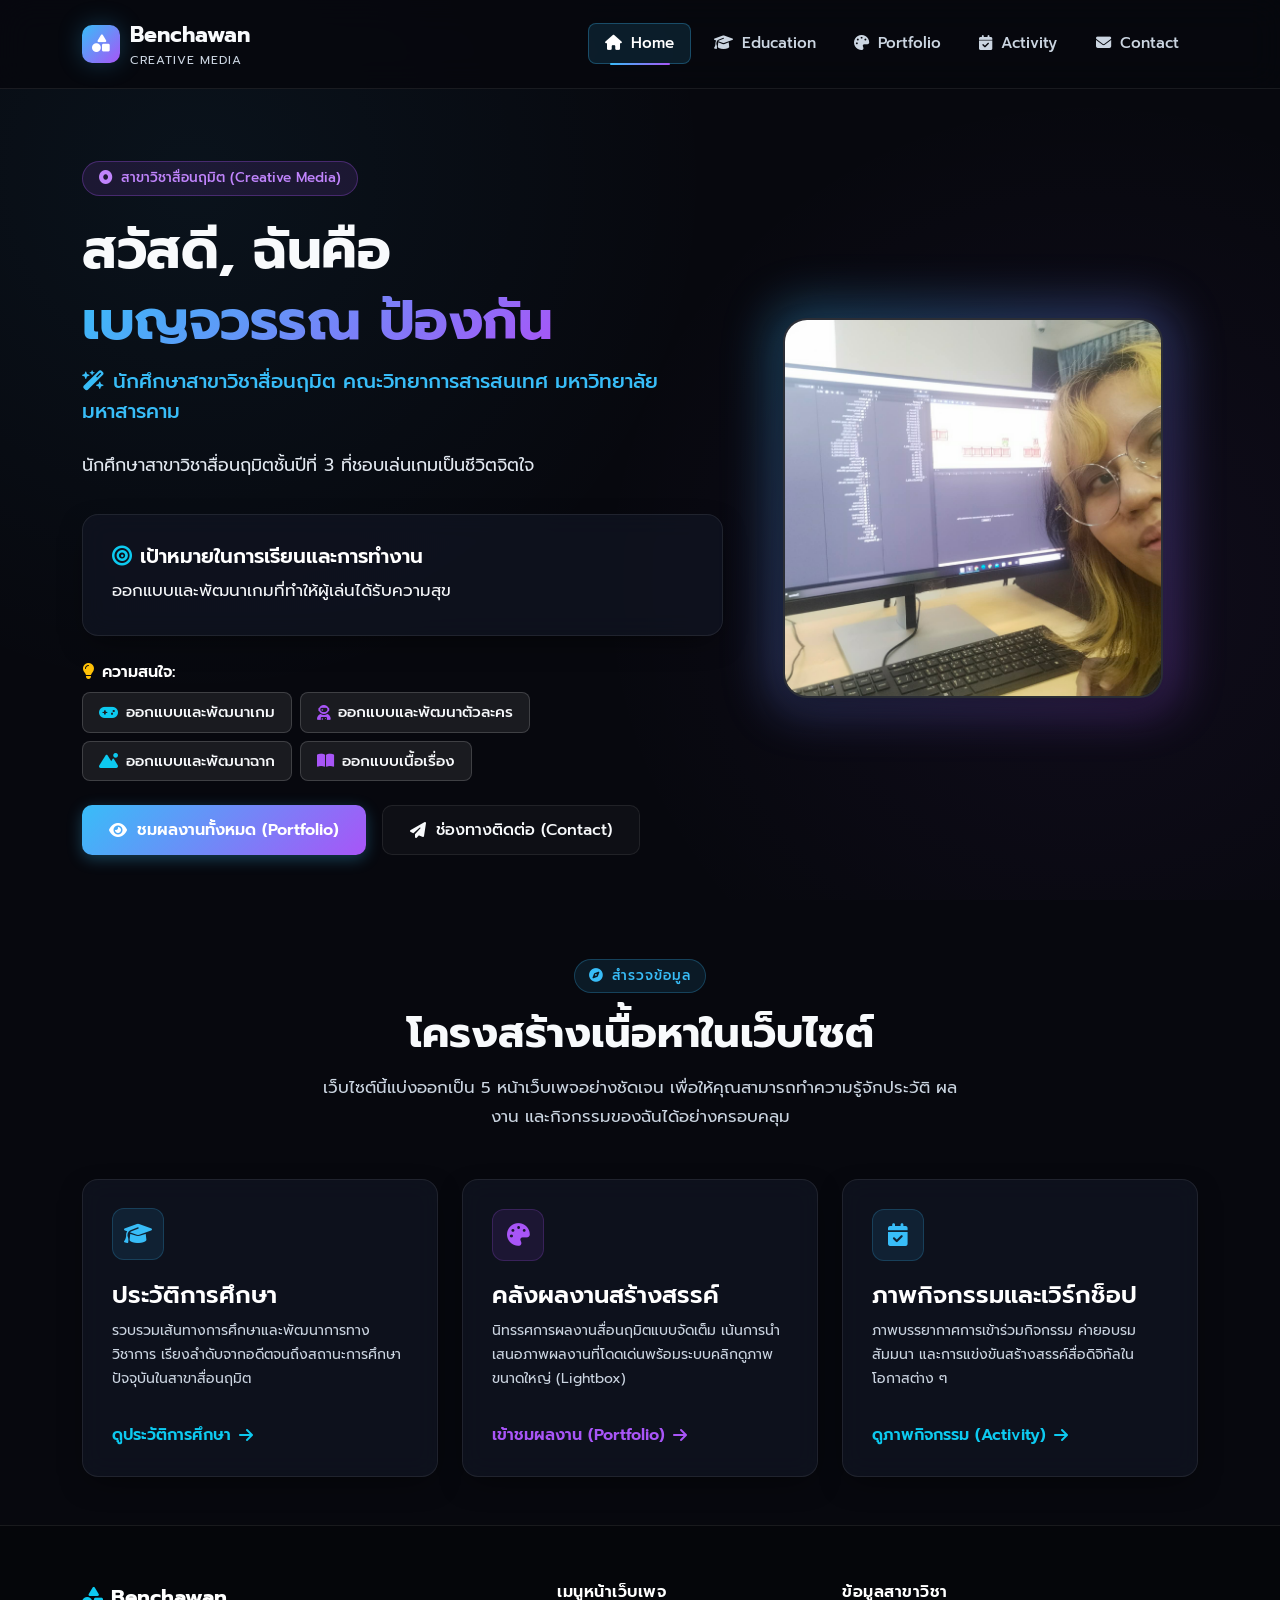
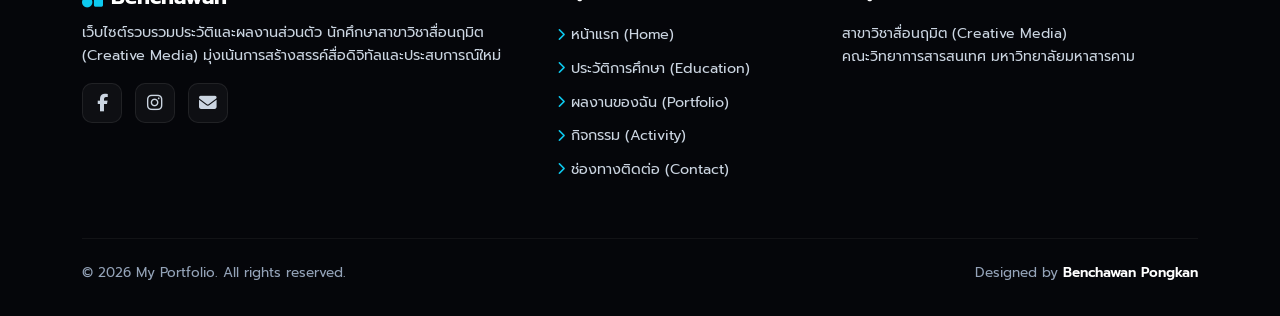
<file: index.html>
<!DOCTYPE html>
<html lang="th" data-bs-theme="dark">
<head>
  <meta charset="UTF-8">
  <meta name="viewport" content="width=device-width, initial-scale=1.0">
  <title>หน้าแรก (Home) | Portfolio นักศึกษาสื่อนฤมิต (Creative Media)</title>
  
  <!-- Google Fonts: Prompt -->
  <link rel="preconnect" href="https://fonts.googleapis.com">
  <link rel="preconnect" href="https://fonts.gstatic.com" crossorigin>
  <link href="https://fonts.googleapis.com/css2?family=Prompt:ital,wght@0,300;0,400;0,500;0,600;0,700;1,400&display=swap" rel="stylesheet">
  
  <!-- Font Awesome Icons -->
  <link rel="stylesheet" href="https://cdnjs.cloudflare.com/ajax/libs/font-awesome/6.5.2/css/all.min.css">
  
  <!-- Bootstrap 5 CSS CDN -->
  <link href="https://cdn.jsdelivr.net/npm/bootstrap@5.3.3/dist/css/bootstrap.min.css" rel="stylesheet">
  
  <!-- Custom CSS -->
  <link rel="stylesheet" href="assets/css/style.css">
</head>
<body>

  <!-- ==================== NAVIGATION BAR ==================== -->
  <nav class="navbar navbar-expand-lg sticky-top custom-navbar">
    <div class="container">
      <a class="navbar-brand" href="index.html">
        <div class="brand-icon">
          <i class="fa-solid fa-shapes"></i>
        </div>
        <div>
          <span>Benchawan</span>
          <span class="brand-sub">CREATIVE MEDIA</span>
        </div>
      </a>

      <button class="navbar-toggler" type="button" data-bs-toggle="collapse" data-bs-target="#portfolioNav" aria-controls="portfolioNav" aria-expanded="false" aria-label="Toggle navigation">
        <i class="fa-solid fa-bars"></i>
      </button>

      <div class="collapse navbar-collapse" id="portfolioNav">
        <ul class="navbar-nav ms-auto mb-2 mb-lg-0 align-items-lg-center">
          <li class="nav-item">
            <a class="nav-link active" aria-current="page" href="index.html">
              <i class="fa-solid fa-house me-1"></i> Home
            </a>
          </li>
          <li class="nav-item">
            <a class="nav-link" href="education.html">
              <i class="fa-solid fa-graduation-cap me-1"></i> Education
            </a>
          </li>
          <li class="nav-item">
            <a class="nav-link" href="portfolio.html">
              <i class="fa-solid fa-palette me-1"></i> Portfolio
            </a>
          </li>
          <li class="nav-item">
            <a class="nav-link" href="activity.html">
              <i class="fa-solid fa-calendar-check me-1"></i> Activity
            </a>
          </li>
          <li class="nav-item">
            <a class="nav-link" href="contact.html">
              <i class="fa-solid fa-envelope me-1"></i> Contact
            </a>
          </li>
        </ul>
      </div>
    </div>
  </nav>

  <!-- ==================== HERO SECTION ==================== -->
  <header class="hero-section">
    <div class="container">
      <div class="row align-items-center gy-5">
        <!-- Left Column: Introduction & Details -->
        <div class="col-lg-7 text-center text-lg-start">
          <div class="hero-info-badge reveal-on-scroll">
            <i class="fa-solid fa-circle-dot"></i>
            สาขาวิชาสื่อนฤมิต (Creative Media)
          </div>

          <h1 class="hero-name reveal-on-scroll">
            สวัสดี, ฉันคือ <span class="gradient-text">เบญจวรรณ ป้องกัน</span>
          </h1>

          <div class="hero-subtitle reveal-on-scroll">
            <i class="fa-solid fa-wand-magic-sparkles me-2"></i>นักศึกษาสาขาวิชาสื่อนฤมิต คณะวิทยาการสารสนเทศ มหาวิทยาลัยมหาสารคาม
          </div>

          <p class="hero-description reveal-on-scroll">
            นักศึกษาสาขาวิชาสื่อนฤมิตชั้นปีที่ 3 ที่ชอบเล่นเกมเป็นชีวิตจิตใจ
          </p>

          <!-- Study / Career Goal -->
          <div class="glass-card mb-4 reveal-on-scroll text-start">
            <h5 class="text-white mb-2 d-flex align-items-center gap-2">
              <i class="fa-solid fa-bullseye text-info"></i>
              เป้าหมายในการเรียนและการทำงาน
            </h5>
            <p class="mb-0 goal-text">
              ออกแบบและพัฒนาเกมที่ทำให้ผู้เล่นได้รับความสุข
            </p>
          </div>

          <!-- Interests & Skills -->
          <div class="mb-4 reveal-on-scroll text-start">
            <div class="text-white fw-semibold mb-2">
              <i class="fa-solid fa-lightbulb text-warning me-2"></i>ความสนใจ:
            </div>
            <div class="d-flex flex-wrap gap-2">
              <span class="skill-tag"><i class="fa-solid fa-gamepad text-info"></i> ออกแบบและพัฒนาเกม</span>
              <span class="skill-tag"><i class="fa-solid fa-user-astronaut text-purple"></i> ออกแบบและพัฒนาตัวละคร</span>
              <span class="skill-tag"><i class="fa-solid fa-mountain-sun text-info"></i> ออกแบบและพัฒนาฉาก</span>
              <span class="skill-tag"><i class="fa-solid fa-book-open text-purple"></i> ออกแบบเนื้อเรื่อง</span>
            </div>
          </div>

          <!-- CTA Buttons -->
          <div class="d-flex flex-wrap gap-3 justify-content-center justify-content-lg-start reveal-on-scroll">
            <a href="portfolio.html" class="btn btn-primary-custom">
              <i class="fa-solid fa-eye"></i> ชมผลงานทั้งหมด (Portfolio)
            </a>
            <a href="contact.html" class="btn btn-outline-custom">
              <i class="fa-solid fa-paper-plane"></i> ช่องทางติดต่อ (Contact)
            </a>
          </div>
        </div>

        <!-- Right Column: Profile Picture Placeholder -->
        <div class="col-lg-5 text-center reveal-on-scroll">
          <div class="profile-img-wrapper">
            <div class="profile-glow-ring"></div>
            <!-- หมายเหตุ: เปลี่ยน src เป็นรูปถ่ายจริงของท่าน เช่น assets/images/profile/my-photo.jpg -->
            <img src="assets/images/profile/my.jpg" alt="รูปโปรไฟล์ เบญจวรรณ ป้องกัน" class="profile-img">
          </div>
        </div>
      </div>
    </div>
  </header>

  <!-- ==================== HIGHLIGHT OVERVIEW SECTION ==================== -->
  <section class="py-5">
    <div class="container">
      <div class="text-center mb-5">
        <span class="section-badge"><i class="fa-solid fa-compass"></i> สำรวจข้อมูล</span>
        <h2 class="section-title">โครงสร้างเนื้อหาในเว็บไซต์</h2>
        <p class="section-subtitle">เว็บไซต์นี้แบ่งออกเป็น 5 หน้าเว็บเพจอย่างชัดเจน เพื่อให้คุณสามารถทำความรู้จักประวัติ ผลงาน และกิจกรรมของฉันได้อย่างครอบคลุม</p>
      </div>

      <div class="row g-4">
        <!-- Education Link Card -->
        <div class="col-md-4 reveal-on-scroll">
          <div class="glass-card h-100 d-flex flex-column justify-content-between">
            <div>
              <div class="focus-icon">
                <i class="fa-solid fa-graduation-cap"></i>
              </div>
              <h4 class="text-white mb-2">ประวัติการศึกษา</h4>
              <p class="small text-muted">
                รวบรวมเส้นทางการศึกษาและพัฒนาการทางวิชาการ เรียงลำดับจากอดีตจนถึงสถานะการศึกษาปัจจุบันในสาขาสื่อนฤมิต
              </p>
            </div>
            <a href="education.html" class="text-info fw-semibold mt-3 d-inline-flex align-items-center gap-2">
              ดูประวัติการศึกษา <i class="fa-solid fa-arrow-right"></i>
            </a>
          </div>
        </div>

        <!-- Portfolio Link Card -->
        <div class="col-md-4 reveal-on-scroll">
          <div class="glass-card purple-glow h-100 d-flex flex-column justify-content-between">
            <div>
              <div class="focus-icon purple">
                <i class="fa-solid fa-palette"></i>
              </div>
              <h4 class="text-white mb-2">คลังผลงานสร้างสรรค์</h4>
              <p class="small text-muted">
                นิทรรศการผลงานสื่อนฤมิตแบบจัดเต็ม เน้นการนำเสนอภาพผลงานที่โดดเด่นพร้อมระบบคลิกดูภาพขนาดใหญ่ (Lightbox)
              </p>
            </div>
            <a href="portfolio.html" class="text-purple fw-semibold mt-3 d-inline-flex align-items-center gap-2">
              เข้าชมผลงาน (Portfolio) <i class="fa-solid fa-arrow-right"></i>
            </a>
          </div>
        </div>

        <!-- Activity Link Card -->
        <div class="col-md-4 reveal-on-scroll">
          <div class="glass-card h-100 d-flex flex-column justify-content-between">
            <div>
              <div class="focus-icon">
                <i class="fa-solid fa-calendar-check"></i>
              </div>
              <h4 class="text-white mb-2">ภาพกิจกรรมและเวิร์กช็อป</h4>
              <p class="small text-muted">
                ภาพบรรยากาศการเข้าร่วมกิจกรรม ค่ายอบรม สัมมนา และการแข่งขันสร้างสรรค์สื่อดิจิทัลในโอกาสต่าง ๆ
              </p>
            </div>
            <a href="activity.html" class="text-info fw-semibold mt-3 d-inline-flex align-items-center gap-2">
              ดูภาพกิจกรรม (Activity) <i class="fa-solid fa-arrow-right"></i>
            </a>
          </div>
        </div>
      </div>
    </div>
  </section>

  <!-- ==================== FOOTER ==================== -->
  <footer class="main-footer">
    <div class="container">
      <div class="row gy-4">
        <!-- Col 1: Bio / Brand -->
        <div class="col-lg-5 col-md-6">
          <div class="footer-brand">
            <i class="fa-solid fa-shapes text-info"></i>
            <span>Benchawan</span>
          </div>
          <p class="footer-desc mb-3">
            เว็บไซต์รวบรวมประวัติและผลงานส่วนตัว นักศึกษาสาขาวิชาสื่อนฤมิต (Creative Media) มุ่งเน้นการสร้างสรรค์สื่อดิจิทัลและประสบการณ์ใหม่
          </p>
          <div class="footer-social-links">
            <a href="contact.html" class="footer-social-btn" title="Facebook"><i class="fa-brands fa-facebook-f"></i></a>
            <a href="contact.html" class="footer-social-btn" title="Instagram"><i class="fa-brands fa-instagram"></i></a>
            <a href="contact.html" class="footer-social-btn" title="Email"><i class="fa-solid fa-envelope"></i></a>
          </div>
        </div>

        <!-- Col 2: Navigation Links -->
        <div class="col-lg-3 col-md-6">
          <h5 class="footer-heading">เมนูหน้าเว็บเพจ</h5>
          <ul class="footer-nav-list">
            <li><a href="index.html"><i class="fa-solid fa-chevron-right text-info small"></i> หน้าแรก (Home)</a></li>
            <li><a href="education.html"><i class="fa-solid fa-chevron-right text-info small"></i> ประวัติการศึกษา (Education)</a></li>
            <li><a href="portfolio.html"><i class="fa-solid fa-chevron-right text-info small"></i> ผลงานของฉัน (Portfolio)</a></li>
            <li><a href="activity.html"><i class="fa-solid fa-chevron-right text-info small"></i> กิจกรรม (Activity)</a></li>
            <li><a href="contact.html"><i class="fa-solid fa-chevron-right text-info small"></i> ช่องทางติดต่อ (Contact)</a></li>
          </ul>
        </div>

        <!-- Col 3: Faculty & Major Note -->
        <div class="col-lg-4 col-md-12">
          <h5 class="footer-heading">ข้อมูลสาขาวิชา</h5>
          <p class="small text-muted mb-2">
            สาขาวิชาสื่อนฤมิต (Creative Media)<br>
            คณะวิทยาการสารสนเทศ มหาวิทยาลัยมหาสารคาม
          </p>
        </div>
      </div>

      <!-- Footer Bottom Copyright -->
      <div class="footer-bottom text-center">
        <div class="row align-items-center">
          <div class="col-md-6 text-md-start mb-2 mb-md-0">
            &copy; 2026 My Portfolio. All rights reserved.
          </div>
          <div class="col-md-6 text-md-end">
            Designed by <span class="text-white fw-semibold">Benchawan Pongkan</span>
          </div>
        </div>
      </div>
    </div>
  </footer>

  <!-- Back To Top Button -->
  <button id="backToTopBtn" class="back-to-top" title="กลับขึ้นด้านบน">
    <i class="fa-solid fa-arrow-up"></i>
  </button>

  <!-- Bootstrap 5 Bundle JS CDN -->
  <script src="https://cdn.jsdelivr.net/npm/bootstrap@5.3.3/dist/js/bootstrap.bundle.min.js"></script>
  <!-- Custom JS -->
  <script src="assets/js/script.js"></script>
</body>
</html>
</file>
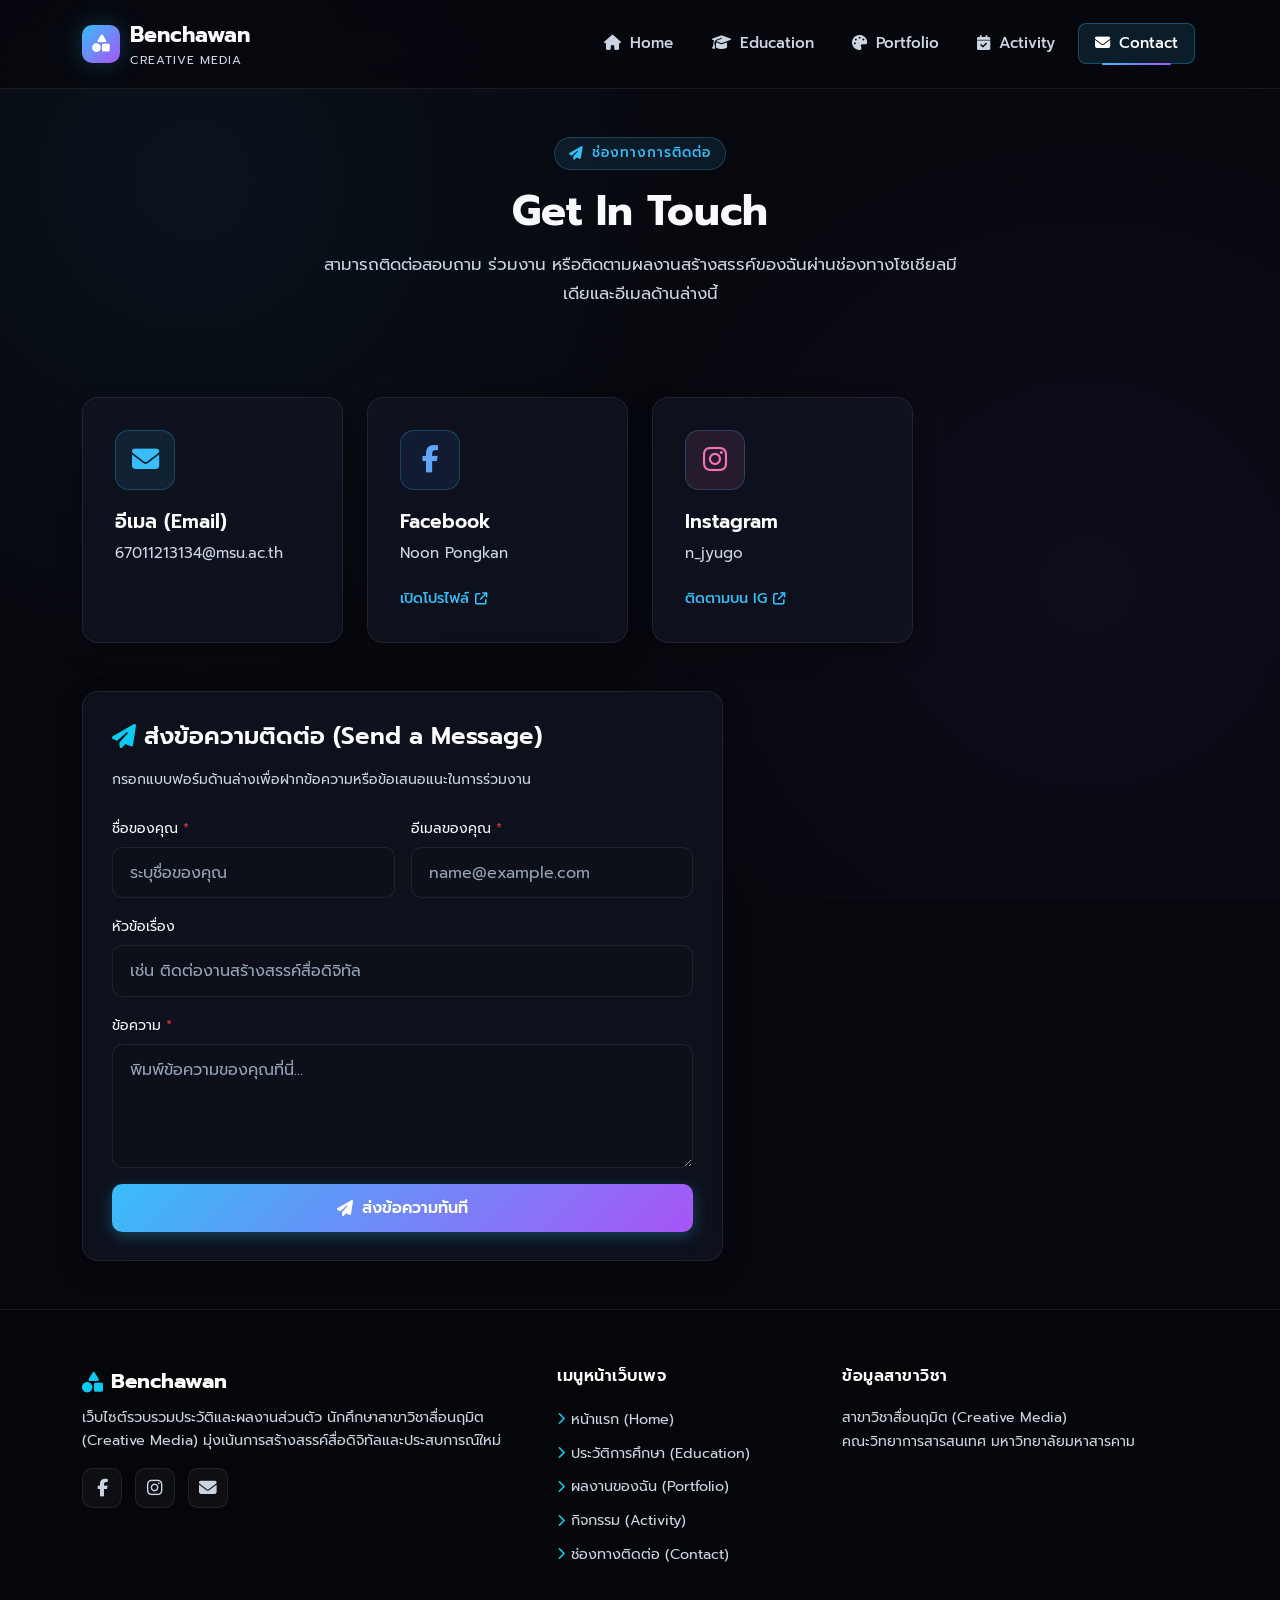
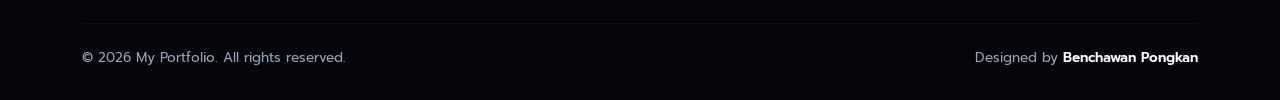
<file: contact.html>
<!DOCTYPE html>
<html lang="th" data-bs-theme="dark">
<head>
  <meta charset="UTF-8">
  <meta name="viewport" content="width=device-width, initial-scale=1.0">
  <title>ช่องทางติดต่อ (Contact) | Portfolio นักศึกษาสื่อนฤมิต</title>
  
  <!-- Google Fonts: Prompt -->
  <link rel="preconnect" href="https://fonts.googleapis.com">
  <link rel="preconnect" href="https://fonts.gstatic.com" crossorigin>
  <link href="https://fonts.googleapis.com/css2?family=Prompt:ital,wght@0,300;0,400;0,500;0,600;0,700;1,400&display=swap" rel="stylesheet">
  
  <!-- Font Awesome Icons -->
  <link rel="stylesheet" href="https://cdnjs.cloudflare.com/ajax/libs/font-awesome/6.5.2/css/all.min.css">
  
  <!-- Bootstrap 5 CSS CDN -->
  <link href="https://cdn.jsdelivr.net/npm/bootstrap@5.3.3/dist/css/bootstrap.min.css" rel="stylesheet">
  
  <!-- Custom CSS -->
  <link rel="stylesheet" href="assets/css/style.css">
</head>
<body>

  <!-- ==================== NAVIGATION BAR ==================== -->
  <nav class="navbar navbar-expand-lg sticky-top custom-navbar">
    <div class="container">
      <a class="navbar-brand" href="index.html">
        <div class="brand-icon">
          <i class="fa-solid fa-shapes"></i>
        </div>
        <div>
          <span>Benchawan</span>
          <span class="brand-sub">CREATIVE MEDIA</span>
        </div>
      </a>

      <button class="navbar-toggler" type="button" data-bs-toggle="collapse" data-bs-target="#portfolioNav" aria-controls="portfolioNav" aria-expanded="false" aria-label="Toggle navigation">
        <i class="fa-solid fa-bars"></i>
      </button>

      <div class="collapse navbar-collapse" id="portfolioNav">
        <ul class="navbar-nav ms-auto mb-2 mb-lg-0 align-items-lg-center">
          <li class="nav-item">
            <a class="nav-link" href="index.html">
              <i class="fa-solid fa-house me-1"></i> Home
            </a>
          </li>
          <li class="nav-item">
            <a class="nav-link" href="education.html">
              <i class="fa-solid fa-graduation-cap me-1"></i> Education
            </a>
          </li>
          <li class="nav-item">
            <a class="nav-link" href="portfolio.html">
              <i class="fa-solid fa-palette me-1"></i> Portfolio
            </a>
          </li>
          <li class="nav-item">
            <a class="nav-link" href="activity.html">
              <i class="fa-solid fa-calendar-check me-1"></i> Activity
            </a>
          </li>
          <li class="nav-item">
            <a class="nav-link active" aria-current="page" href="contact.html">
              <i class="fa-solid fa-envelope me-1"></i> Contact
            </a>
          </li>
        </ul>
      </div>
    </div>
  </nav>

  <!-- ==================== PAGE HEADER ==================== -->
  <header class="py-5 text-center">
    <div class="container">
      <span class="section-badge"><i class="fa-solid fa-paper-plane"></i> ช่องทางการติดต่อ</span>
      <h1 class="section-title">Get In Touch</h1>
      <p class="section-subtitle">
        สามารถติดต่อสอบถาม ร่วมงาน หรือติดตามผลงานสร้างสรรค์ของฉันผ่านช่องทางโซเชียลมีเดียและอีเมลด้านล่างนี้
      </p>
    </div>
  </header>

  <!-- ==================== CONTACT CHANNELS ==================== -->
  <main class="pb-5">
    <div class="container">
      <!-- 4 Social / Contact Cards Grid -->
      <div class="row g-4 mb-5">

        <!-- Channel 1: Email -->
        <div class="col-md-6 col-lg-3 reveal-on-scroll">
          <div class="glass-card contact-card">
            <div>
              <div class="contact-icon-box">
                <i class="fa-solid fa-envelope"></i>
              </div>
              <h5 class="contact-channel-title text-white">อีเมล (Email)</h5>
              <div class="contact-value mb-2">
                67011213134@msu.ac.th
              </div>
            </div>
          </div>
        </div>

        <!-- Channel 2: Facebook -->
        <div class="col-md-6 col-lg-3 reveal-on-scroll">
          <div class="glass-card contact-card purple-glow">
            <div>
              <div class="contact-icon-box" style="color: #60a5fa; background: rgba(59, 130, 246, 0.1);">
                <i class="fa-brands fa-facebook-f"></i>
              </div>
              <h5 class="contact-channel-title text-white">Facebook</h5>
              <div class="contact-value mb-2">
                Noon Pongkan
              </div>
            </div>
            <!-- แทนที่ href ด้วยลิงก์โปรไฟล์ Facebook จริงของคุณ -->
            <a href="https://www.facebook.com/noon.pongkan" target="_blank" rel="noopener noreferrer" class="contact-link-btn">
              เปิดโปรไฟล์ <i class="fa-solid fa-arrow-up-right-from-square small"></i>
            </a>
          </div>
        </div>

        <!-- Channel 3: Instagram -->
        <div class="col-md-6 col-lg-3 reveal-on-scroll">
          <div class="glass-card contact-card">
            <div>
              <div class="contact-icon-box" style="color: #f472b6; background: rgba(244, 114, 182, 0.1);">
                <i class="fa-brands fa-instagram"></i>
              </div>
              <h5 class="contact-channel-title text-white">Instagram</h5>
              <div class="contact-value mb-2">
                n_jyugo
              </div>
            </div>
            <!-- แทนที่ href ด้วยลิงก์โปรไฟล์ Instagram จริงของคุณ -->
            <a href="https://www.instagram.com/n_jyugo/" target="_blank" rel="noopener noreferrer" class="contact-link-btn">
              ติดตามบน IG <i class="fa-solid fa-arrow-up-right-from-square small"></i>
            </a>
          </div>
        </div>

      </div>

      <!-- Quick Message Form & Contact Tips -->
      <div class="row g-4 align-items-stretch">
        <div class="col-lg-7 reveal-on-scroll">
          <div class="glass-card h-100">
            <h4 class="text-white mb-3 d-flex align-items-center gap-2">
              <i class="fa-solid fa-paper-plane text-info"></i>
              ส่งข้อความติดต่อ (Send a Message)
            </h4>
            <p class="small text-muted mb-4">
              กรอกแบบฟอร์มด้านล่างเพื่อฝากข้อความหรือข้อเสนอแนะในการร่วมงาน
            </p>

            <div id="formSuccessAlert" class="alert alert-success d-none mb-4" role="alert" style="background: rgba(16, 185, 129, 0.15); border: 1px solid #10b981; color: #6ee7b7;">
              <i class="fa-solid fa-circle-check me-2"></i>ข้อความของคุณถูกส่งเรียบร้อยแล้ว! ขอบคุณที่ติดต่อเข้ามาครับ/ค่ะ
            </div>

            <form id="contactForm" novalidate>
              <div class="row g-3">
                <div class="col-md-6">
                  <label for="senderName" class="form-label small text-light">ชื่อของคุณ <span class="text-danger">*</span></label>
                  <input type="text" class="form-control form-control-custom" id="senderName" placeholder="ระบุชื่อของคุณ" required>
                  <div class="invalid-feedback small">กรุณาระบุชื่อของคุณ</div>
                </div>
                <div class="col-md-6">
                  <label for="senderEmail" class="form-label small text-light">อีเมลของคุณ <span class="text-danger">*</span></label>
                  <input type="email" class="form-control form-control-custom" id="senderEmail" placeholder="name@example.com" required>
                  <div class="invalid-feedback small">กรุณาระบุอีเมลที่ถูกต้อง</div>
                </div>
                <div class="col-12">
                  <label for="msgSubject" class="form-label small text-light">หัวข้อเรื่อง</label>
                  <input type="text" class="form-control form-control-custom" id="msgSubject" placeholder="เช่น ติดต่องานสร้างสรรค์สื่อดิจิทัล">
                </div>
                <div class="col-12">
                  <label for="msgContent" class="form-label small text-light">ข้อความ <span class="text-danger">*</span></label>
                  <textarea class="form-control form-control-custom" id="msgContent" rows="4" placeholder="พิมพ์ข้อความของคุณที่นี่..." required></textarea>
                  <div class="invalid-feedback small">กรุณากรอกข้อความที่ต้องการส่ง</div>
                </div>
                <div class="col-12 mt-3">
                  <button type="submit" class="btn btn-primary-custom w-100 justify-content-center">
                    <i class="fa-solid fa-paper-plane"></i> ส่งข้อความทันที
                  </button>
                </div>
              </div>
            </form>
          </div>
        </div>

      </div>
    </div>
  </main>

  <!-- ==================== FOOTER ==================== -->
  <footer class="main-footer">
    <div class="container">
      <div class="row gy-4">
        <div class="col-lg-5 col-md-6">
          <div class="footer-brand">
            <i class="fa-solid fa-shapes text-info"></i>
            <span>Benchawan</span>
          </div>
          <p class="footer-desc mb-3">
            เว็บไซต์รวบรวมประวัติและผลงานส่วนตัว นักศึกษาสาขาวิชาสื่อนฤมิต (Creative Media) มุ่งเน้นการสร้างสรรค์สื่อดิจิทัลและประสบการณ์ใหม่
          </p>
          <div class="footer-social-links">
            <a href="contact.html" class="footer-social-btn" title="Facebook"><i class="fa-brands fa-facebook-f"></i></a>
            <a href="contact.html" class="footer-social-btn" title="Instagram"><i class="fa-brands fa-instagram"></i></a>
            <a href="contact.html" class="footer-social-btn" title="Email"><i class="fa-solid fa-envelope"></i></a>
          </div>
        </div>

        <div class="col-lg-3 col-md-6">
          <h5 class="footer-heading">เมนูหน้าเว็บเพจ</h5>
          <ul class="footer-nav-list">
            <li><a href="index.html"><i class="fa-solid fa-chevron-right text-info small"></i> หน้าแรก (Home)</a></li>
            <li><a href="education.html"><i class="fa-solid fa-chevron-right text-info small"></i> ประวัติการศึกษา (Education)</a></li>
            <li><a href="portfolio.html"><i class="fa-solid fa-chevron-right text-info small"></i> ผลงานของฉัน (Portfolio)</a></li>
            <li><a href="activity.html"><i class="fa-solid fa-chevron-right text-info small"></i> กิจกรรม (Activity)</a></li>
            <li><a href="contact.html"><i class="fa-solid fa-chevron-right text-info small"></i> ช่องทางติดต่อ (Contact)</a></li>
          </ul>
        </div>

        <div class="col-lg-4 col-md-12">
          <h5 class="footer-heading">ข้อมูลสาขาวิชา</h5>
          <p class="small text-muted mb-2">
            สาขาวิชาสื่อนฤมิต (Creative Media)<br>
            คณะวิทยาการสารสนเทศ มหาวิทยาลัยมหาสารคาม
          </p>
        </div>
      </div>

      <div class="footer-bottom text-center">
        <div class="row align-items-center">
          <div class="col-md-6 text-md-start mb-2 mb-md-0">
            &copy; 2026 My Portfolio. All rights reserved.
          </div>
          <div class="col-md-6 text-md-end">
            Designed by <span class="text-white fw-semibold">Benchawan Pongkan</span>
          </div>
        </div>
      </div>
    </div>
  </footer>

  <!-- Back To Top Button -->
  <button id="backToTopBtn" class="back-to-top" title="กลับขึ้นด้านบน">
    <i class="fa-solid fa-arrow-up"></i>
  </button>

  <!-- Bootstrap 5 Bundle JS CDN -->
  <script src="https://cdn.jsdelivr.net/npm/bootstrap@5.3.3/dist/js/bootstrap.bundle.min.js"></script>
  <!-- Custom JS -->
  <script src="assets/js/script.js"></script>
</body>
</html>
</file>
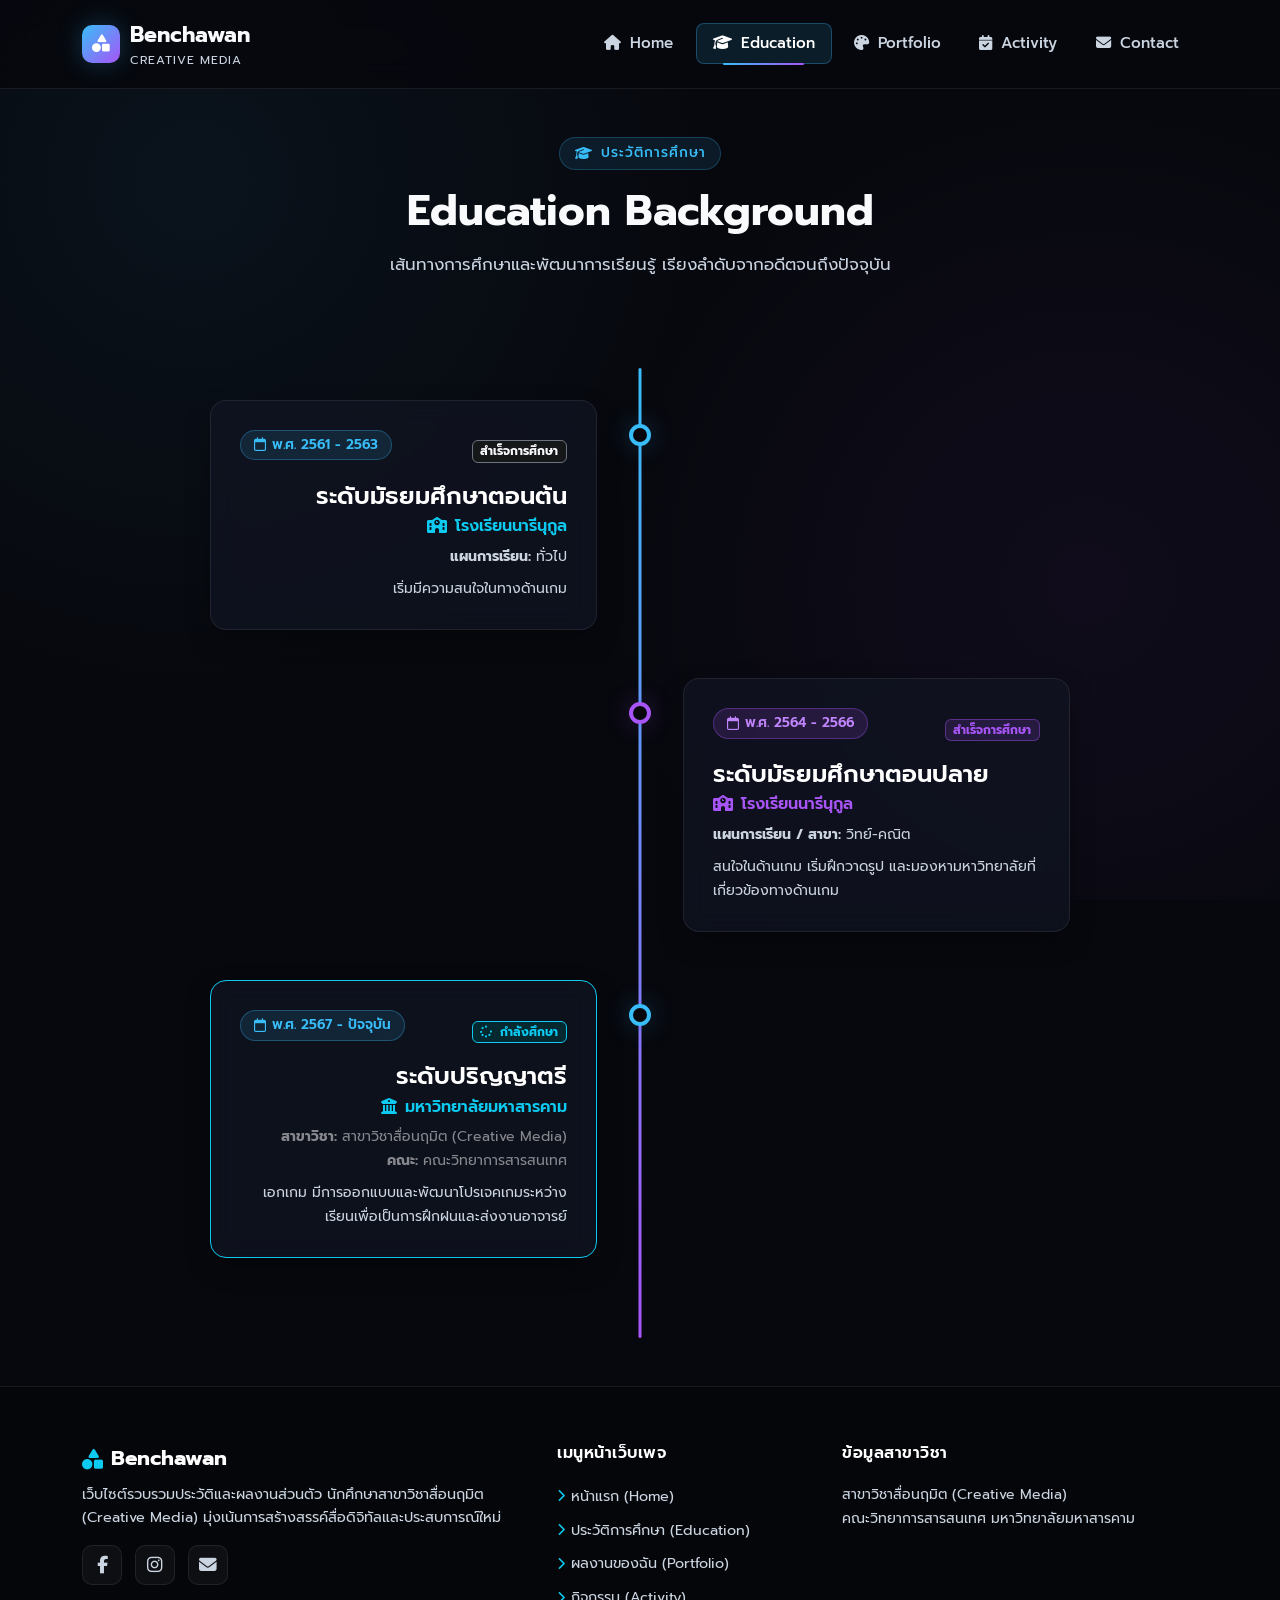
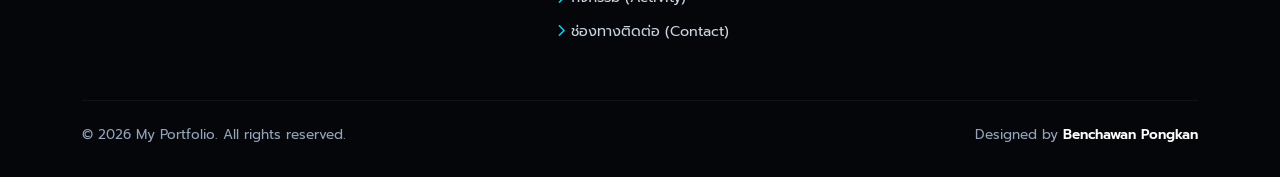
<file: education.html>
<!DOCTYPE html>
<html lang="th" data-bs-theme="dark">
<head>
  <meta charset="UTF-8">
  <meta name="viewport" content="width=device-width, initial-scale=1.0">
  <title>ประวัติการศึกษา (Education) | Portfolio นักศึกษาสื่อนฤมิต</title>
  
  <!-- Google Fonts: Prompt -->
  <link rel="preconnect" href="https://fonts.googleapis.com">
  <link rel="preconnect" href="https://fonts.gstatic.com" crossorigin>
  <link href="https://fonts.googleapis.com/css2?family=Prompt:ital,wght@0,300;0,400;0,500;0,600;0,700;1,400&display=swap" rel="stylesheet">
  
  <!-- Font Awesome Icons -->
  <link rel="stylesheet" href="https://cdnjs.cloudflare.com/ajax/libs/font-awesome/6.5.2/css/all.min.css">
  
  <!-- Bootstrap 5 CSS CDN -->
  <link href="https://cdn.jsdelivr.net/npm/bootstrap@5.3.3/dist/css/bootstrap.min.css" rel="stylesheet">
  
  <!-- Custom CSS -->
  <link rel="stylesheet" href="assets/css/style.css">
</head>
<body>

  <!-- ==================== NAVIGATION BAR ==================== -->
  <nav class="navbar navbar-expand-lg sticky-top custom-navbar">
    <div class="container">
      <a class="navbar-brand" href="index.html">
        <div class="brand-icon">
          <i class="fa-solid fa-shapes"></i>
        </div>
        <div>
          <span>Benchawan</span>
          <span class="brand-sub">CREATIVE MEDIA</span>
        </div>
      </a>

      <button class="navbar-toggler" type="button" data-bs-toggle="collapse" data-bs-target="#portfolioNav" aria-controls="portfolioNav" aria-expanded="false" aria-label="Toggle navigation">
        <i class="fa-solid fa-bars"></i>
      </button>

      <div class="collapse navbar-collapse" id="portfolioNav">
        <ul class="navbar-nav ms-auto mb-2 mb-lg-0 align-items-lg-center">
          <li class="nav-item">
            <a class="nav-link" href="index.html">
              <i class="fa-solid fa-house me-1"></i> Home
            </a>
          </li>
          <li class="nav-item">
            <a class="nav-link active" aria-current="page" href="education.html">
              <i class="fa-solid fa-graduation-cap me-1"></i> Education
            </a>
          </li>
          <li class="nav-item">
            <a class="nav-link" href="portfolio.html">
              <i class="fa-solid fa-palette me-1"></i> Portfolio
            </a>
          </li>
          <li class="nav-item">
            <a class="nav-link" href="activity.html">
              <i class="fa-solid fa-calendar-check me-1"></i> Activity
            </a>
          </li>
          <li class="nav-item">
            <a class="nav-link" href="contact.html">
              <i class="fa-solid fa-envelope me-1"></i> Contact
            </a>
          </li>
        </ul>
      </div>
    </div>
  </nav>

  <!-- ==================== PAGE HEADER ==================== -->
  <header class="py-5 text-center">
    <div class="container">
      <span class="section-badge"><i class="fa-solid fa-graduation-cap"></i> ประวัติการศึกษา</span>
      <h1 class="section-title">Education Background</h1>
      <p class="section-subtitle">
        เส้นทางการศึกษาและพัฒนาการเรียนรู้ เรียงลำดับจากอดีตจนถึงปัจจุบัน
      </p>
    </div>
  </header>

  <!-- ==================== TIMELINE CONTENT ==================== -->
  <section class="pb-5">
    <div class="container">
      <div class="timeline-container">

        <!-- Timeline Item 1: มัธยมศึกษาตอนต้น (อดีต) -->
        <div class="timeline-item reveal-on-scroll">
          <div class="timeline-dot"></div>
          <div class="timeline-content">
            <div class="glass-card">
              <div class="d-flex align-items-center justify-content-between flex-wrap gap-2 mb-2">
                <span class="edu-year-badge">
                  <i class="fa-regular fa-calendar"></i> พ.ศ. 2561 - 2563
                </span>
                <span class="badge bg-secondary-subtle text-light border border-secondary">
                  สำเร็จการศึกษา
                </span>
              </div>
              <h4 class="text-white mb-1">ระดับมัธยมศึกษาตอนต้น</h4>
              <h6 class="text-info mb-2"><i class="fa-solid fa-school me-2"></i>โรงเรียนนารีนุกูล</h6>
              <p class="small text-muted mb-2">
                <strong>แผนการเรียน:</strong> ทั่วไป
              </p>
              <p class="small text-muted mb-0">
                เริ่มมีความสนใจในทางด้านเกม
              </p>
            </div>
          </div>
        </div>

        <!-- Timeline Item 2: มัธยมศึกษาตอนปลาย / ปวช. (ช่วงกลาง) -->
        <div class="timeline-item purple-dot reveal-on-scroll">
          <div class="timeline-dot"></div>
          <div class="timeline-content">
            <div class="glass-card purple-glow">
              <div class="d-flex align-items-center justify-content-between flex-wrap gap-2 mb-2">
                <span class="edu-year-badge current">
                  <i class="fa-regular fa-calendar"></i> พ.ศ. 2564 - 2566
                </span>
                <span class="badge bg-purple-subtle text-purple border border-purple">
                  สำเร็จการศึกษา
                </span>
              </div>
              <h4 class="text-white mb-1">ระดับมัธยมศึกษาตอนปลาย</h4>
              <h6 class="text-purple mb-2"><i class="fa-solid fa-school me-2"></i>โรงเรียนนารีนุกูล</h6>
              <p class="small text-muted mb-2">
                <strong>แผนการเรียน / สาขา:</strong> วิทย์-คณิต
              </p>
              <p class="small text-muted mb-0">
                สนใจในด้านเกม เริ่มฝึกวาดรูป และมองหามหาวิทยาลัยที่เกี่ยวข้องทางด้านเกม
              </p>
            </div>
          </div>
        </div>

        <!-- Timeline Item 3: ระดับอุดมศึกษา / ปัจจุบัน -->
        <div class="timeline-item reveal-on-scroll">
          <div class="timeline-dot"></div>
          <div class="timeline-content">
            <div class="glass-card border-info">
              <div class="d-flex align-items-center justify-content-between flex-wrap gap-2 mb-2">
                <span class="edu-year-badge">
                  <i class="fa-regular fa-calendar"></i> พ.ศ. 2567 - ปัจจุบัน
                </span>
                <span class="badge bg-info-subtle text-info border border-info">
                  <i class="fa-solid fa-spinner fa-spin me-1"></i> กำลังศึกษา
                </span>
              </div>
              <h4 class="text-white mb-1">ระดับปริญญาตรี</h4>
              <h6 class="text-info mb-2"><i class="fa-solid fa-building-columns me-2"></i>มหาวิทยาลัยมหาสารคาม</h6>
              <p class="small text-white-50 mb-2">
                <strong>สาขาวิชา:</strong> สาขาวิชาสื่อนฤมิต (Creative Media)<br>
                <strong>คณะ:</strong> คณะวิทยาการสารสนเทศ
              </p>
              <p class="small text-muted mb-0">
                เอกเกม มีการออกแบบและพัฒนาโปรเจคเกมระหว่างเรียนเพื่อเป็นการฝึกฝนและส่งงานอาจารย์
              </p>
            </div>
          </div>
        </div>

      </div>

    </div>
  </section>

  <!-- ==================== FOOTER ==================== -->
  <footer class="main-footer">
    <div class="container">
      <div class="row gy-4">
        <div class="col-lg-5 col-md-6">
          <div class="footer-brand">
            <i class="fa-solid fa-shapes text-info"></i>
            <span>Benchawan</span>
          </div>
          <p class="footer-desc mb-3">
            เว็บไซต์รวบรวมประวัติและผลงานส่วนตัว นักศึกษาสาขาวิชาสื่อนฤมิต (Creative Media) มุ่งเน้นการสร้างสรรค์สื่อดิจิทัลและประสบการณ์ใหม่
          </p>
          <div class="footer-social-links">
            <a href="contact.html" class="footer-social-btn" title="Facebook"><i class="fa-brands fa-facebook-f"></i></a>
            <a href="contact.html" class="footer-social-btn" title="Instagram"><i class="fa-brands fa-instagram"></i></a>
            <a href="contact.html" class="footer-social-btn" title="Email"><i class="fa-solid fa-envelope"></i></a>
          </div>
        </div>

        <div class="col-lg-3 col-md-6">
          <h5 class="footer-heading">เมนูหน้าเว็บเพจ</h5>
          <ul class="footer-nav-list">
            <li><a href="index.html"><i class="fa-solid fa-chevron-right text-info small"></i> หน้าแรก (Home)</a></li>
            <li><a href="education.html"><i class="fa-solid fa-chevron-right text-info small"></i> ประวัติการศึกษา (Education)</a></li>
            <li><a href="portfolio.html"><i class="fa-solid fa-chevron-right text-info small"></i> ผลงานของฉัน (Portfolio)</a></li>
            <li><a href="activity.html"><i class="fa-solid fa-chevron-right text-info small"></i> กิจกรรม (Activity)</a></li>
            <li><a href="contact.html"><i class="fa-solid fa-chevron-right text-info small"></i> ช่องทางติดต่อ (Contact)</a></li>
          </ul>
        </div>

        <div class="col-lg-4 col-md-12">
          <h5 class="footer-heading">ข้อมูลสาขาวิชา</h5>
          <p class="small text-muted mb-2">
            สาขาวิชาสื่อนฤมิต (Creative Media)<br>
            คณะวิทยาการสารสนเทศ มหาวิทยาลัยมหาสารคาม
          </p>
        </div>
      </div>

      <div class="footer-bottom text-center">
        <div class="row align-items-center">
          <div class="col-md-6 text-md-start mb-2 mb-md-0">
            &copy; 2026 My Portfolio. All rights reserved.
          </div>
          <div class="col-md-6 text-md-end">
            Designed by <span class="text-white fw-semibold">Benchawan Pongkan</span>
          </div>
        </div>
      </div>
    </div>
  </footer>

  <!-- Back To Top Button -->
  <button id="backToTopBtn" class="back-to-top" title="กลับขึ้นด้านบน">
    <i class="fa-solid fa-arrow-up"></i>
  </button>

  <!-- Bootstrap 5 Bundle JS CDN -->
  <script src="https://cdn.jsdelivr.net/npm/bootstrap@5.3.3/dist/js/bootstrap.bundle.min.js"></script>
  <!-- Custom JS -->
  <script src="assets/js/script.js"></script>
</body>
</html>
</file>
<file: assets/css/style.css>
/* ==========================================================================
   PORTFOLIO WEBSITE - CREATIVE MEDIA (สื่อนฤมิต)
   Author: Modern Front-end Developer
   Palette: Black / Dark Slate (#07080e), Electric Blue (#38bdf8), Vibrant Purple (#a855f7)
   Typography: Prompt (Google Fonts - Thai & English)
   ========================================================================== */

/* --- 1. CSS VARIABLES & ROOT --- */
:root {
  --bg-primary: #07080e;
  --bg-surface: #0e111a;
  --bg-card: rgba(17, 21, 34, 0.75);
  --bg-card-hover: rgba(24, 30, 48, 0.9);
  --border-color: rgba(255, 255, 255, 0.08);
  --border-hover: rgba(56, 189, 248, 0.4);

  --accent-blue: #38bdf8;
  --accent-blue-deep: #0284c7;
  --accent-purple: #a855f7;
  --accent-purple-deep: #7c3aed;
  --accent-cyan: #22d3ee;
  
  --gradient-primary: linear-gradient(135deg, #38bdf8 0%, #a855f7 100%);
  --gradient-glow: radial-gradient(circle, rgba(56, 189, 248, 0.15) 0%, rgba(168, 85, 247, 0.05) 50%, transparent 70%);

  --text-main: #f8fafc;
  --text-muted: #cbd5e1;
  --text-dim: #94a3b8;

  --transition-fast: all 0.25s cubic-bezier(0.4, 0, 0.2, 1);
  --transition-normal: all 0.4s cubic-bezier(0.4, 0, 0.2, 1);
  --shadow-card: 0 10px 30px -10px rgba(0, 0, 0, 0.6);
  --shadow-glow: 0 0 25px rgba(56, 189, 248, 0.25);
  --shadow-purple-glow: 0 0 25px rgba(168, 85, 247, 0.25);
}

/* --- 2. GLOBAL RESET & BASE STYLES --- */
* {
  margin: 0;
  padding: 0;
  box-sizing: border-box;
}

html {
  scroll-behavior: smooth;
  font-size: 16px;
}

body {
  font-family: 'Prompt', -apple-system, BlinkMacSystemFont, "Segoe UI", Roboto, sans-serif;
  background-color: var(--bg-primary);
  color: var(--text-main);
  min-height: 100vh;
  display: flex;
  flex-direction: column;
  overflow-x: hidden;
  position: relative;
  background-image: 
    radial-gradient(circle at 15% 20%, rgba(56, 189, 248, 0.06) 0%, transparent 40%),
    radial-gradient(circle at 85% 65%, rgba(168, 85, 247, 0.06) 0%, transparent 40%);
  background-attachment: fixed;
}

/* Scrollbar */
::-webkit-scrollbar {
  width: 10px;
}
::-webkit-scrollbar-track {
  background: var(--bg-primary);
}
::-webkit-scrollbar-thumb {
  background: #1e2438;
  border-radius: 5px;
  border: 2px solid var(--bg-primary);
}
::-webkit-scrollbar-thumb:hover {
  background: var(--accent-purple);
}

/* --- 3. TYPOGRAPHY & UTILITIES --- */
h1, h2, h3, h4, h5, h6 {
  color: var(--text-main);
  font-weight: 600;
  line-height: 1.3;
}

p {
  color: #cbd5e1;
  line-height: 1.7;
  margin-bottom: 1rem;
}

.text-muted {
  color: #cbd5e1 !important;
}

.text-dim {
  color: #94a3b8 !important;
}

a {
  color: var(--accent-blue);
  text-decoration: none;
  transition: var(--transition-fast);
}

a:hover {
  color: var(--accent-purple);
}

/* Gradient Text Effect */
.gradient-text {
  background: var(--gradient-primary);
  -webkit-background-clip: text;
  -webkit-text-fill-color: transparent;
  display: inline-block;
}

/* Section Header Styles */
.section-badge {
  display: inline-flex;
  align-items: center;
  gap: 0.5rem;
  padding: 0.35rem 0.9rem;
  font-size: 0.85rem;
  font-weight: 500;
  color: var(--accent-blue);
  background: rgba(56, 189, 248, 0.1);
  border: 1px solid rgba(56, 189, 248, 0.25);
  border-radius: 50px;
  margin-bottom: 0.9rem;
  text-transform: uppercase;
  letter-spacing: 1px;
}

.section-badge.purple {
  color: var(--accent-purple);
  background: rgba(168, 85, 247, 0.1);
  border-color: rgba(168, 85, 247, 0.25);
}

.section-title {
  font-size: 2.2rem;
  font-weight: 700;
  margin-bottom: 0.8rem;
}

@media (min-width: 768px) {
  .section-title {
    font-size: 2.6rem;
  }
}

.section-subtitle {
  font-size: 1.05rem;
  color: var(--text-muted);
  max-width: 650px;
  margin: 0 auto 2.5rem;
}

/* Placeholder notification badge */
.placeholder-indicator {
  display: inline-flex;
  align-items: center;
  gap: 0.35rem;
  font-size: 0.75rem;
  padding: 0.2rem 0.55rem;
  border-radius: 6px;
  background: rgba(245, 158, 11, 0.12);
  color: #fbbf24;
  border: 1px solid rgba(245, 158, 11, 0.3);
  font-family: monospace;
}

/* Color utilities */
.text-purple {
  color: var(--accent-purple) !important;
}
.bg-purple-subtle {
  background-color: rgba(168, 85, 247, 0.15) !important;
}
.border-purple {
  border-color: rgba(168, 85, 247, 0.4) !important;
}

/* --- 4. NAVIGATION BAR --- */
.custom-navbar {
  background: rgba(7, 8, 14, 0.85) !important;
  backdrop-filter: blur(16px);
  -webkit-backdrop-filter: blur(16px);
  border-bottom: 1px solid var(--border-color);
  padding: 0.85rem 0;
  transition: var(--transition-normal);
  z-index: 1030;
}

.custom-navbar.scrolled {
  background: rgba(7, 8, 14, 0.95) !important;
  box-shadow: 0 4px 20px rgba(0, 0, 0, 0.6);
  padding: 0.65rem 0;
}

.navbar-brand {
  font-weight: 700;
  font-size: 1.35rem;
  color: var(--text-main) !important;
  display: flex;
  align-items: center;
  gap: 0.6rem;
}

.brand-icon {
  width: 38px;
  height: 38px;
  background: var(--gradient-primary);
  border-radius: 10px;
  display: flex;
  align-items: center;
  justify-content: center;
  color: #ffffff;
  font-size: 1.1rem;
  box-shadow: var(--shadow-glow);
}

.brand-sub {
  font-size: 0.75rem;
  font-weight: 400;
  color: var(--text-muted);
  display: block;
  letter-spacing: 1px;
}

.nav-link {
  color: var(--text-muted) !important;
  font-weight: 500;
  font-size: 0.95rem;
  padding: 0.5rem 1rem !important;
  margin: 0 0.2rem;
  border-radius: 8px;
  position: relative;
  transition: var(--transition-fast);
}

.nav-link:hover {
  color: var(--text-main) !important;
  background: rgba(255, 255, 255, 0.04);
}

/* Active Nav State */
.nav-link.active {
  color: #ffffff !important;
  background: rgba(56, 189, 248, 0.12);
  border: 1px solid rgba(56, 189, 248, 0.3);
}

.nav-link.active::after {
  content: '';
  position: absolute;
  bottom: -2px;
  left: 20%;
  width: 60%;
  height: 2px;
  background: var(--gradient-primary);
  border-radius: 2px;
}

.navbar-toggler {
  border: 1px solid var(--border-color);
  color: var(--text-main);
  padding: 0.4rem 0.7rem;
}

.navbar-toggler:focus {
  box-shadow: 0 0 0 2px var(--accent-blue);
}

.navbar-toggler-icon {
  filter: invert(1);
}

/* --- 5. BUTTONS & CTA --- */
.btn-primary-custom {
  background: var(--gradient-primary);
  color: #ffffff !important;
  border: none;
  font-weight: 600;
  padding: 0.75rem 1.7rem;
  border-radius: 10px;
  display: inline-flex;
  align-items: center;
  gap: 0.6rem;
  box-shadow: 0 4px 15px rgba(56, 189, 248, 0.3);
  transition: var(--transition-normal);
}

.btn-primary-custom:hover {
  transform: translateY(-3px);
  box-shadow: 0 8px 25px rgba(56, 189, 248, 0.5);
}

.btn-outline-custom {
  background: rgba(255, 255, 255, 0.03);
  color: var(--text-main) !important;
  border: 1px solid var(--border-color);
  font-weight: 500;
  padding: 0.75rem 1.7rem;
  border-radius: 10px;
  display: inline-flex;
  align-items: center;
  gap: 0.6rem;
  transition: var(--transition-normal);
}

.btn-outline-custom:hover {
  border-color: var(--accent-blue);
  background: rgba(56, 189, 248, 0.1);
  color: var(--accent-blue) !important;
  transform: translateY(-3px);
}

/* --- 6. GLASS CARD COMPONENT --- */
.glass-card {
  background: var(--bg-card);
  backdrop-filter: blur(12px);
  -webkit-backdrop-filter: blur(12px);
  border: 1px solid var(--border-color);
  border-radius: 16px;
  padding: 1.8rem;
  box-shadow: var(--shadow-card);
  transition: var(--transition-normal);
  position: relative;
  overflow: hidden;
}

.glass-card:hover {
  border-color: var(--border-hover);
  background: var(--bg-card-hover);
  transform: translateY(-5px);
  box-shadow: 0 15px 35px -10px rgba(0, 0, 0, 0.8), var(--shadow-glow);
}

.glass-card.purple-glow:hover {
  border-color: rgba(168, 85, 247, 0.4);
  box-shadow: 0 15px 35px -10px rgba(0, 0, 0, 0.8), var(--shadow-purple-glow);
}

/* Card Glow Effect accent */
.glass-card::before {
  content: '';
  position: absolute;
  top: 0;
  left: 0;
  right: 0;
  height: 2px;
  background: var(--gradient-primary);
  opacity: 0;
  transition: var(--transition-fast);
}

.glass-card:hover::before {
  opacity: 1;
}

/* --- 7. HOME PAGE (index.html) STYLES --- */
.hero-section {
  padding: 4.5rem 0 3.5rem;
  position: relative;
}

.profile-img-wrapper {
  position: relative;
  max-width: 380px;
  margin: 0 auto;
}

.profile-glow-ring {
  position: absolute;
  inset: -12px;
  background: var(--gradient-primary);
  border-radius: 30px;
  filter: blur(25px);
  opacity: 0.35;
  z-index: 0;
  animation: pulseGlow 6s infinite alternate;
}

@keyframes pulseGlow {
  0% { opacity: 0.25; transform: scale(0.98); }
  100% { opacity: 0.45; transform: scale(1.02); }
}

.profile-img {
  position: relative;
  z-index: 1;
  width: 100%;
  aspect-ratio: 1 / 1;
  object-fit: cover;
  border-radius: 24px;
  border: 2px solid rgba(255, 255, 255, 0.12);
  background: var(--bg-surface);
  box-shadow: var(--shadow-card);
}

.hero-info-badge {
  display: inline-flex;
  align-items: center;
  gap: 0.5rem;
  background: rgba(168, 85, 247, 0.12);
  border: 1px solid rgba(168, 85, 247, 0.3);
  padding: 0.4rem 1rem;
  border-radius: 50px;
  font-size: 0.85rem;
  font-weight: 500;
  color: #c084fc;
  margin-bottom: 1.2rem;
}

.hero-name {
  font-size: 2.5rem;
  font-weight: 700;
  letter-spacing: -0.5px;
  margin-bottom: 0.6rem;
}

@media (min-width: 768px) {
  .hero-name {
    font-size: 3.4rem;
  }
}

.hero-subtitle {
  font-size: 1.25rem;
  font-weight: 500;
  color: var(--accent-blue);
  margin-bottom: 1.5rem;
}

.hero-description {
  font-size: 1.1rem;
  line-height: 1.8;
  color: #e2e8f0;
  margin-bottom: 2rem;
}

.goal-text {
  color: #f8fafc !important;
  font-size: 1.05rem;
  line-height: 1.7;
  font-weight: 400;
}

.glass-card p {
  color: #e2e8f0;
}

.skill-tag {
  display: inline-flex;
  align-items: center;
  gap: 0.5rem;
  background: rgba(255, 255, 255, 0.08);
  border: 1px solid rgba(255, 255, 255, 0.16);
  padding: 0.5rem 1rem;
  border-radius: 8px;
  font-size: 0.95rem;
  color: #f8fafc;
  font-weight: 500;
  transition: var(--transition-fast);
}

.skill-tag:hover {
  background: rgba(56, 189, 248, 0.15);
  border-color: var(--accent-blue);
  color: #ffffff;
  transform: translateY(-2px);
  box-shadow: 0 4px 15px rgba(56, 189, 248, 0.25);
}

/* Feature & Focus Cards */
.focus-icon {
  width: 52px;
  height: 52px;
  border-radius: 12px;
  display: flex;
  align-items: center;
  justify-content: center;
  font-size: 1.4rem;
  margin-bottom: 1.2rem;
  background: rgba(56, 189, 248, 0.1);
  color: var(--accent-blue);
  border: 1px solid rgba(56, 189, 248, 0.2);
}

.focus-icon.purple {
  background: rgba(168, 85, 247, 0.1);
  color: var(--accent-purple);
  border-color: rgba(168, 85, 247, 0.2);
}

/* --- 8. EDUCATION PAGE (education.html) STYLES --- */
.timeline-container {
  position: relative;
  max-width: 860px;
  margin: 0 auto;
  padding: 2rem 0;
}

.timeline-container::before {
  content: '';
  position: absolute;
  top: 0;
  bottom: 0;
  left: 20px;
  width: 3px;
  background: linear-gradient(180deg, var(--accent-blue) 0%, var(--accent-purple) 100%);
  border-radius: 3px;
}

@media (min-width: 768px) {
  .timeline-container::before {
    left: 50%;
    transform: translateX(-50%);
  }
}

.timeline-item {
  position: relative;
  margin-bottom: 3rem;
}

.timeline-dot {
  position: absolute;
  left: 20px;
  top: 24px;
  transform: translate(-50%, 0);
  width: 22px;
  height: 22px;
  background: var(--bg-primary);
  border: 4px solid var(--accent-blue);
  border-radius: 50%;
  z-index: 2;
  box-shadow: var(--shadow-glow);
  transition: var(--transition-fast);
}

.timeline-item.purple-dot .timeline-dot {
  border-color: var(--accent-purple);
  box-shadow: var(--shadow-purple-glow);
}

@media (min-width: 768px) {
  .timeline-dot {
    left: 50%;
  }
}

.timeline-content {
  margin-left: 50px;
}

@media (min-width: 768px) {
  .timeline-item:nth-child(odd) .timeline-content {
    margin-left: 0;
    margin-right: 55%;
    text-align: right;
  }
  .timeline-item:nth-child(even) .timeline-content {
    margin-left: 55%;
  }
}

.edu-year-badge {
  display: inline-flex;
  align-items: center;
  gap: 0.4rem;
  font-size: 0.85rem;
  font-weight: 600;
  padding: 0.25rem 0.8rem;
  border-radius: 50px;
  background: rgba(56, 189, 248, 0.12);
  color: var(--accent-blue);
  border: 1px solid rgba(56, 189, 248, 0.3);
  margin-bottom: 0.8rem;
}

.edu-year-badge.current {
  background: rgba(168, 85, 247, 0.15);
  color: #c084fc;
  border-color: rgba(168, 85, 247, 0.35);
}

/* --- 9. PORTFOLIO & ACTIVITY GALLERIES --- */
.gallery-grid {
  display: grid;
  grid-template-columns: repeat(1, 1fr);
  gap: 1.8rem;
}

@media (min-width: 576px) {
  .gallery-grid {
    grid-template-columns: repeat(2, 1fr);
  }
}

@media (min-width: 992px) {
  .gallery-grid {
    grid-template-columns: repeat(3, 1fr);
  }
}

.gallery-card {
  position: relative;
  background: var(--bg-card);
  border: 1px solid var(--border-color);
  border-radius: 16px;
  overflow: hidden;
  box-shadow: var(--shadow-card);
  transition: var(--transition-normal);
  cursor: pointer;
  group: 1;
}

.gallery-card:hover {
  transform: translateY(-8px);
  border-color: var(--border-hover);
  box-shadow: 0 16px 35px -10px rgba(0, 0, 0, 0.9), var(--shadow-glow);
}

.gallery-thumb-wrapper {
  position: relative;
  width: 100%;
  aspect-ratio: 16 / 10;
  overflow: hidden;
  background: var(--bg-surface);
}

.gallery-thumb {
  width: 100%;
  height: 100%;
  object-fit: cover;
  transition: transform 0.5s cubic-bezier(0.4, 0, 0.2, 1);
}

.gallery-card:hover .gallery-thumb {
  transform: scale(1.06);
}

.gallery-overlay {
  position: absolute;
  inset: 0;
  background: linear-gradient(180deg, rgba(7, 8, 14, 0) 30%, rgba(7, 8, 14, 0.95) 100%);
  display: flex;
  align-items: flex-end;
  padding: 1.4rem;
  opacity: 0.85;
  transition: var(--transition-fast);
}

.gallery-card:hover .gallery-overlay {
  opacity: 1;
  background: linear-gradient(180deg, rgba(7, 8, 14, 0.2) 20%, rgba(7, 8, 14, 0.95) 100%);
}

.gallery-zoom-btn {
  position: absolute;
  top: 1rem;
  right: 1rem;
  width: 40px;
  height: 40px;
  border-radius: 50%;
  background: rgba(7, 8, 14, 0.7);
  backdrop-filter: blur(8px);
  border: 1px solid var(--border-color);
  color: #ffffff;
  display: flex;
  align-items: center;
  justify-content: center;
  font-size: 0.95rem;
  opacity: 0;
  transform: translateY(-10px);
  transition: var(--transition-fast);
}

.gallery-card:hover .gallery-zoom-btn {
  opacity: 1;
  transform: translateY(0);
}

.gallery-card:hover .gallery-zoom-btn:hover {
  background: var(--accent-blue);
  color: #07080e;
}

.gallery-caption {
  width: 100%;
}

.gallery-tag {
  font-size: 0.75rem;
  font-weight: 600;
  letter-spacing: 1px;
  text-transform: uppercase;
  color: var(--accent-blue);
  display: block;
  margin-bottom: 0.25rem;
}

.gallery-card.purple-theme .gallery-tag {
  color: var(--accent-purple);
}

.gallery-title {
  font-size: 1.05rem;
  font-weight: 600;
  color: #ffffff;
  margin: 0;
}

/* --- 10. CONTACT PAGE (contact.html) STYLES --- */
.contact-card {
  padding: 2rem;
  height: 100%;
  display: flex;
  flex-direction: column;
  justify-content: space-between;
}

.contact-icon-box {
  width: 60px;
  height: 60px;
  border-radius: 14px;
  background: rgba(56, 189, 248, 0.1);
  color: var(--accent-blue);
  border: 1px solid rgba(56, 189, 248, 0.25);
  display: flex;
  align-items: center;
  justify-content: center;
  font-size: 1.7rem;
  margin-bottom: 1.3rem;
  transition: var(--transition-fast);
}

.contact-card:hover .contact-icon-box {
  background: var(--gradient-primary);
  color: #ffffff;
  border-color: transparent;
  transform: scale(1.08);
}

.contact-channel-title {
  font-size: 1.2rem;
  font-weight: 600;
  margin-bottom: 0.4rem;
}

.contact-value {
  font-size: 0.95rem;
  color: var(--text-muted);
  word-break: break-all;
}

.contact-link-btn {
  display: inline-flex;
  align-items: center;
  gap: 0.4rem;
  font-size: 0.9rem;
  font-weight: 500;
  color: var(--accent-blue);
  margin-top: 1rem;
}

.contact-link-btn:hover {
  color: var(--accent-purple);
  gap: 0.6rem;
}

/* Simple Mock Contact Form */
.form-control-custom {
  background: rgba(14, 17, 26, 0.8);
  border: 1px solid var(--border-color);
  border-radius: 10px;
  color: #ffffff;
  padding: 0.8rem 1.1rem;
  transition: var(--transition-fast);
}

.form-control-custom:focus {
  background: rgba(18, 22, 34, 0.95);
  border-color: var(--accent-blue);
  box-shadow: 0 0 0 3px rgba(56, 189, 248, 0.2);
  color: #ffffff;
}

.form-control-custom::placeholder {
  color: var(--text-dim);
}

/* --- 11. LIGHTBOX MODAL --- */
.lightbox-modal {
  position: fixed;
  inset: 0;
  background: rgba(4, 5, 8, 0.94);
  backdrop-filter: blur(16px);
  -webkit-backdrop-filter: blur(16px);
  z-index: 2000;
  display: flex;
  align-items: center;
  justify-content: center;
  padding: 2rem;
  opacity: 0;
  pointer-events: none;
  transition: opacity 0.3s ease;
}

.lightbox-modal.active {
  opacity: 1;
  pointer-events: auto;
}

.lightbox-content {
  position: relative;
  max-width: 900px;
  width: 100%;
  max-height: 90vh;
  display: flex;
  flex-direction: column;
  align-items: center;
  transform: scale(0.95);
  transition: transform 0.3s cubic-bezier(0.4, 0, 0.2, 1);
}

.lightbox-modal.active .lightbox-content {
  transform: scale(1);
}

.lightbox-image {
  max-width: 100%;
  max-height: 75vh;
  object-fit: contain;
  border-radius: 12px;
  border: 1px solid var(--border-color);
  box-shadow: 0 20px 50px rgba(0, 0, 0, 0.9);
}

.lightbox-caption {
  margin-top: 1.2rem;
  text-align: center;
  color: #ffffff;
  font-size: 1.1rem;
  font-weight: 500;
}

.lightbox-subtext {
  font-size: 0.85rem;
  color: var(--text-muted);
  margin-top: 0.3rem;
}

.lightbox-close-btn {
  position: absolute;
  top: -45px;
  right: 0;
  background: transparent;
  border: none;
  color: #ffffff;
  font-size: 1.8rem;
  cursor: pointer;
  transition: var(--transition-fast);
}

.lightbox-close-btn:hover {
  color: var(--accent-blue);
  transform: rotate(90deg);
}

/* --- 12. FOOTER --- */
.main-footer {
  margin-top: auto;
  background: #05060a;
  border-top: 1px solid var(--border-color);
  padding: 3.5rem 0 2rem;
  position: relative;
}

.footer-brand {
  font-size: 1.3rem;
  font-weight: 700;
  color: #ffffff;
  margin-bottom: 0.5rem;
  display: flex;
  align-items: center;
  gap: 0.5rem;
}

.footer-desc {
  font-size: 0.9rem;
  color: var(--text-muted);
  line-height: 1.6;
}

.footer-heading {
  font-size: 1rem;
  font-weight: 600;
  color: #ffffff;
  margin-bottom: 1.2rem;
  letter-spacing: 0.5px;
}

.footer-nav-list {
  list-style: none;
  padding: 0;
  margin: 0;
}

.footer-nav-list li {
  margin-bottom: 0.6rem;
}

.footer-nav-list a {
  color: var(--text-muted);
  font-size: 0.9rem;
  transition: var(--transition-fast);
  display: inline-flex;
  align-items: center;
  gap: 0.4rem;
}

.footer-nav-list a:hover {
  color: var(--accent-blue);
  transform: translateX(4px);
}

.footer-social-links {
  display: flex;
  gap: 0.8rem;
  margin-top: 0.5rem;
}

.footer-social-btn {
  width: 40px;
  height: 40px;
  border-radius: 10px;
  background: rgba(255, 255, 255, 0.04);
  border: 1px solid var(--border-color);
  color: var(--text-muted);
  display: flex;
  align-items: center;
  justify-content: center;
  font-size: 1.1rem;
  transition: var(--transition-fast);
}

.footer-social-btn:hover {
  background: var(--gradient-primary);
  color: #ffffff;
  border-color: transparent;
  transform: translateY(-3px);
}

.footer-bottom {
  margin-top: 3rem;
  padding-top: 1.5rem;
  border-top: 1px solid rgba(255, 255, 255, 0.05);
  font-size: 0.85rem;
  color: var(--text-dim);
}

/* --- 13. BACK TO TOP BUTTON --- */
.back-to-top {
  position: fixed;
  bottom: 30px;
  right: 30px;
  width: 46px;
  height: 46px;
  border-radius: 12px;
  background: var(--gradient-primary);
  color: #ffffff;
  border: none;
  cursor: pointer;
  display: flex;
  align-items: center;
  justify-content: center;
  font-size: 1.1rem;
  box-shadow: 0 4px 15px rgba(56, 189, 248, 0.4);
  z-index: 999;
  opacity: 0;
  visibility: hidden;
  transform: translateY(15px);
  transition: var(--transition-normal);
}

.back-to-top.show {
  opacity: 1;
  visibility: visible;
  transform: translateY(0);
}

.back-to-top:hover {
  transform: translateY(-4px);
  box-shadow: 0 8px 25px rgba(168, 85, 247, 0.6);
}

/* --- 14. SCROLL ANIMATION (REVEAL) --- */
.reveal-on-scroll {
  opacity: 0;
  transform: translateY(30px);
  transition: opacity 0.6s cubic-bezier(0.4, 0, 0.2, 1), transform 0.6s cubic-bezier(0.4, 0, 0.2, 1);
}

.reveal-on-scroll.revealed {
  opacity: 1;
  transform: translateY(0);
}
</file>
